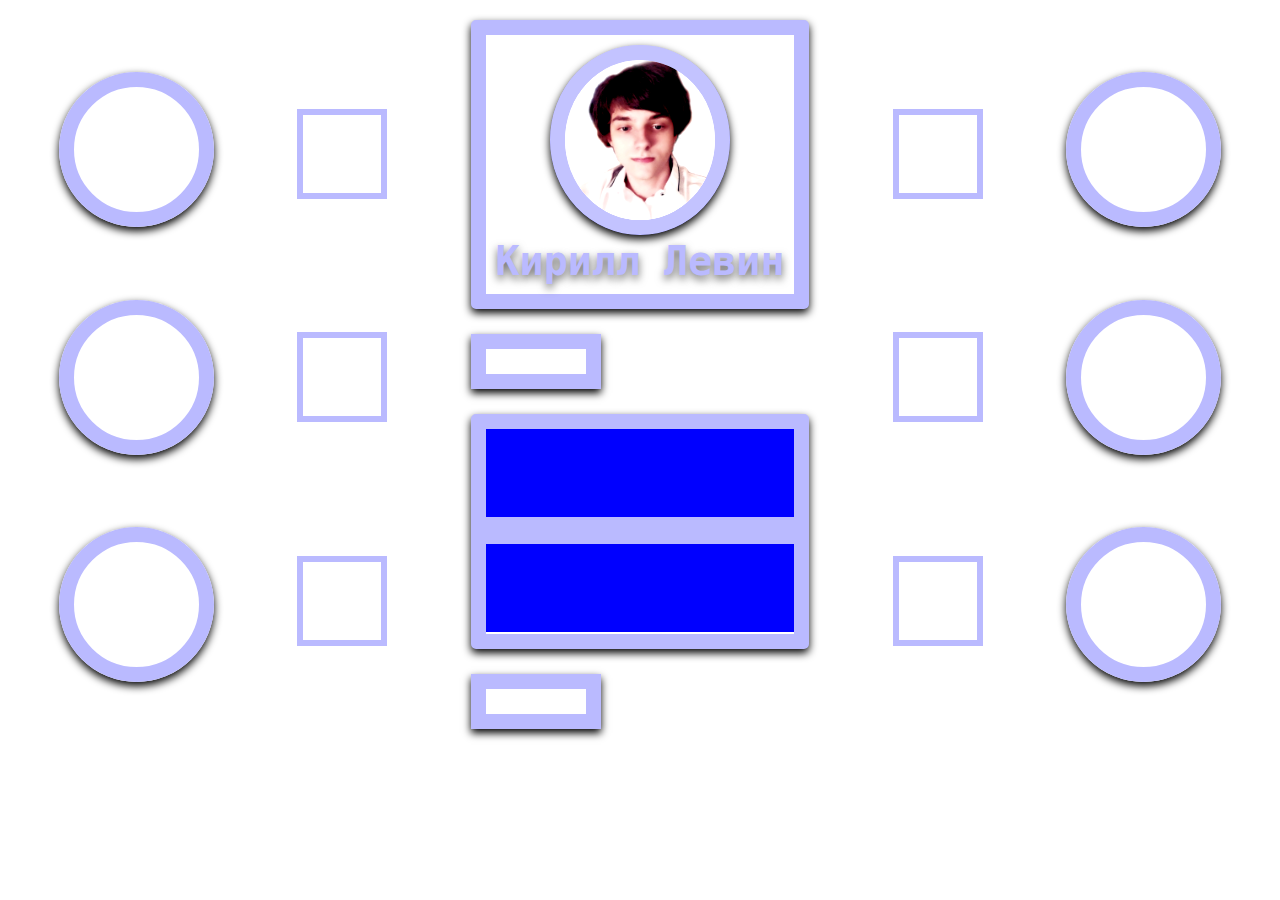
<file: card/index.html>
<!DOCTYPE html>
<html lang="ru">
  <head>
    <meta charset="utf-8">
    <meta name="viewport" content="width=device-width, initial-scale=1.0, user-scalable=0">
    <link rel="stylesheet" href="cube.css">
    <link rel="stylesheet" href="style.css">
    <link rel="icon" href="photo.png">
    <title>Кирилл Левин</title>
  </head>
  <body>
    <div class="container">
      <aside class="aside aside_extreme">
        <div class="circle"></div>
        <div class="circle"></div>
        <div class="circle"></div>
      </aside>
      <aside class="aside aside_near">
        <div class="cube">
          <div class="cube__side cube__side_number_1"></div>
          <div class="cube__side cube__side_number_2"></div>
          <div class="cube__side cube__side_number_3"></div>
          <div class="cube__side cube__side_number_4"></div>
          <div class="cube__side cube__side_number_5"></div>
          <div class="cube__side cube__side_number_6"></div>
        </div>
        <div class="cube">
          <div class="cube__side cube__side_number_1"></div>
          <div class="cube__side cube__side_number_2"></div>
          <div class="cube__side cube__side_number_3"></div>
          <div class="cube__side cube__side_number_4"></div>
          <div class="cube__side cube__side_number_5"></div>
          <div class="cube__side cube__side_number_6"></div>
        </div>
        <div class="cube">
          <div class="cube__side cube__side_number_1"></div>
          <div class="cube__side cube__side_number_2"></div>
          <div class="cube__side cube__side_number_3"></div>
          <div class="cube__side cube__side_number_4"></div>
          <div class="cube__side cube__side_number_5"></div>
          <div class="cube__side cube__side_number_6"></div>
        </div>
      </aside>
      <div>
        <main class="main">
          <img class="photo" src="photo.png" alt="Кирилл Левин">
          <h1 class="name">Кирилл Левин</h1>
        </main>
        <div class="platform platform_number_1"></div>
        <footer class="footer">
          <ul class="footer__list">
            <li class="footer__item">HTML</li>
            <li class="footer__item">CSS</li>
            <li class="footer__item"></li>
            <li class="footer__item"></li>
            <li class="footer__item"></li>
            <li class="footer__item"></li>
            <li class="footer__item"></li>
            <li class="footer__item"></li>
            <li class="footer__item"></li>
            <li class="footer__item"></li>
          </ul>
        </footer>
        <div class="platform platform_number_2"></div>
      </div>
      <aside class="aside aside_near">
        <div class="cube">
          <div class="cube__side cube__side_number_1"></div>
          <div class="cube__side cube__side_number_2"></div>
          <div class="cube__side cube__side_number_3"></div>
          <div class="cube__side cube__side_number_4"></div>
          <div class="cube__side cube__side_number_5"></div>
          <div class="cube__side cube__side_number_6"></div>
        </div>
        <div class="cube">
          <div class="cube__side cube__side_number_1"></div>
          <div class="cube__side cube__side_number_2"></div>
          <div class="cube__side cube__side_number_3"></div>
          <div class="cube__side cube__side_number_4"></div>
          <div class="cube__side cube__side_number_5"></div>
          <div class="cube__side cube__side_number_6"></div>
        </div>
        <div class="cube">
          <div class="cube__side cube__side_number_1"></div>
          <div class="cube__side cube__side_number_2"></div>
          <div class="cube__side cube__side_number_3"></div>
          <div class="cube__side cube__side_number_4"></div>
          <div class="cube__side cube__side_number_5"></div>
          <div class="cube__side cube__side_number_6"></div>
        </div>
      </aside>
      <aside class="aside aside_extreme">
        <div class="circle"></div>
        <div class="circle"></div>
        <div class="circle"></div>
      </aside>
    </div>
  </body>
</html>
</file>
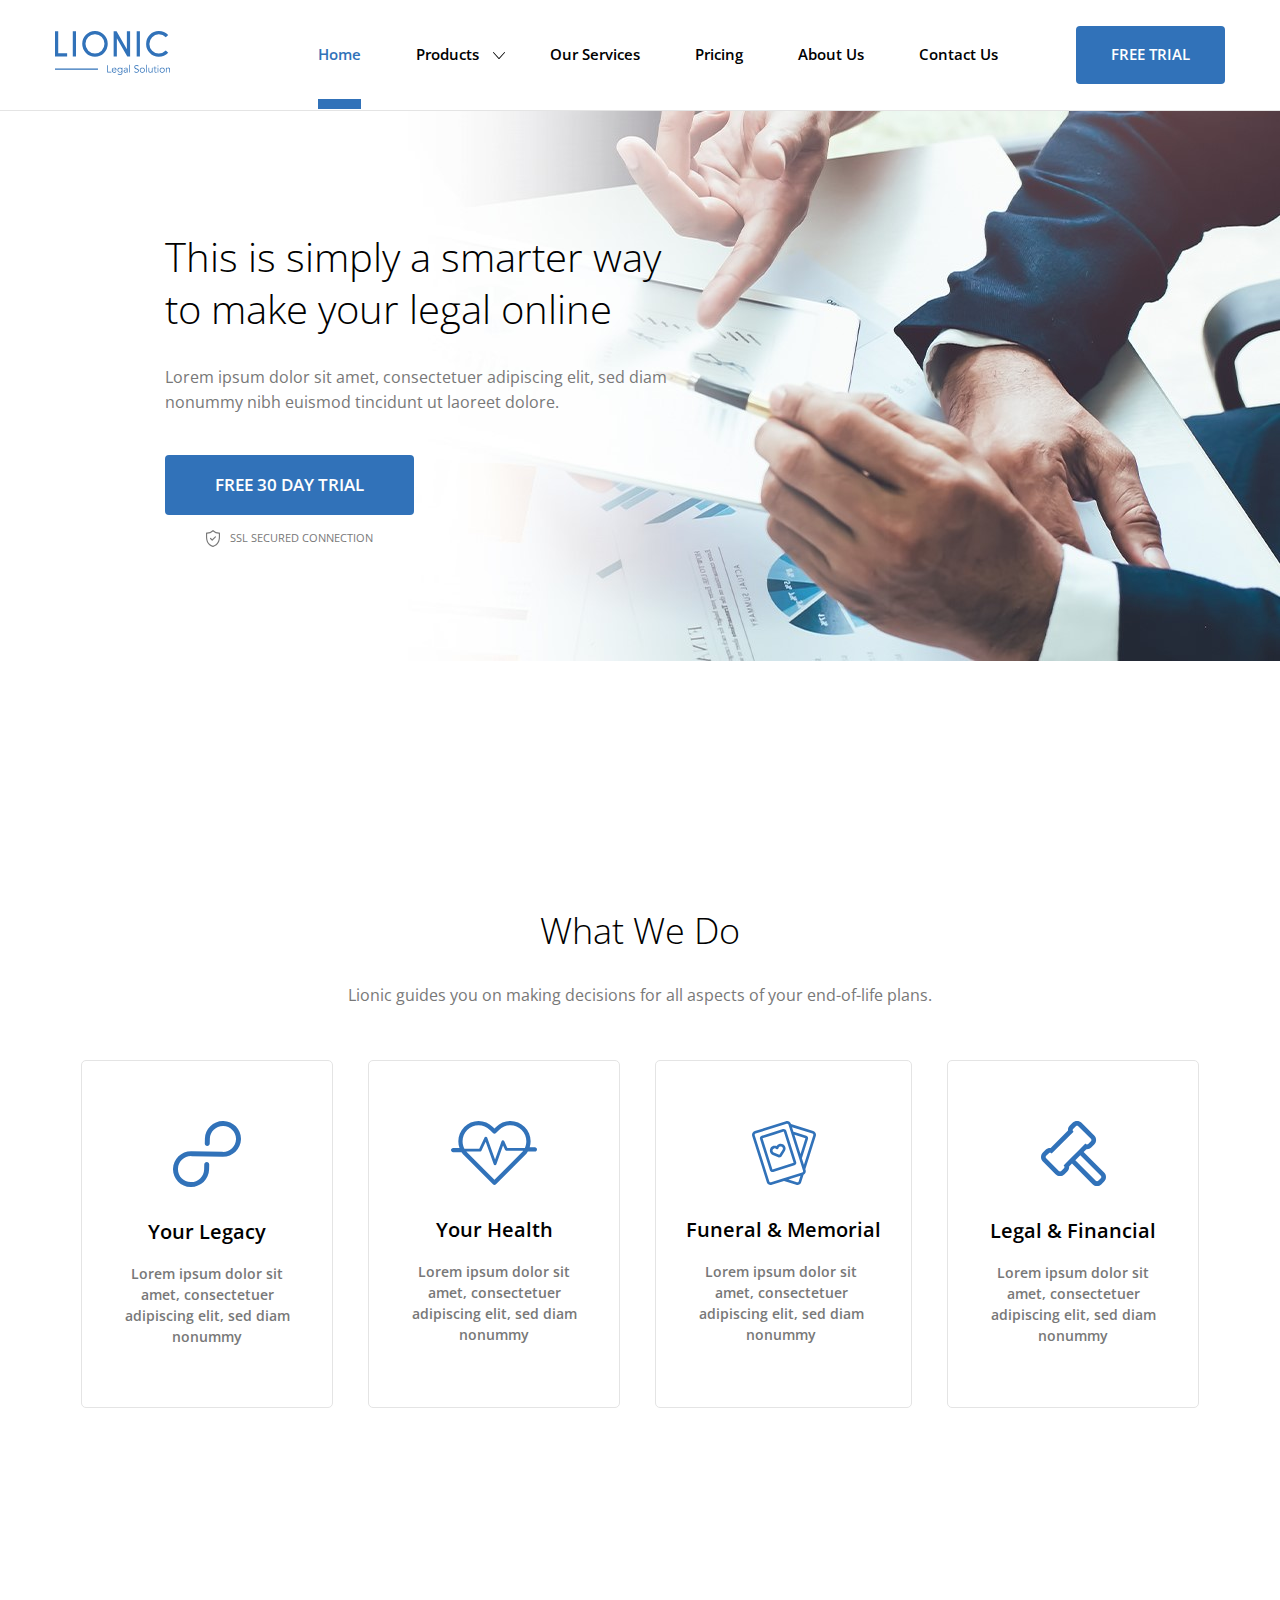
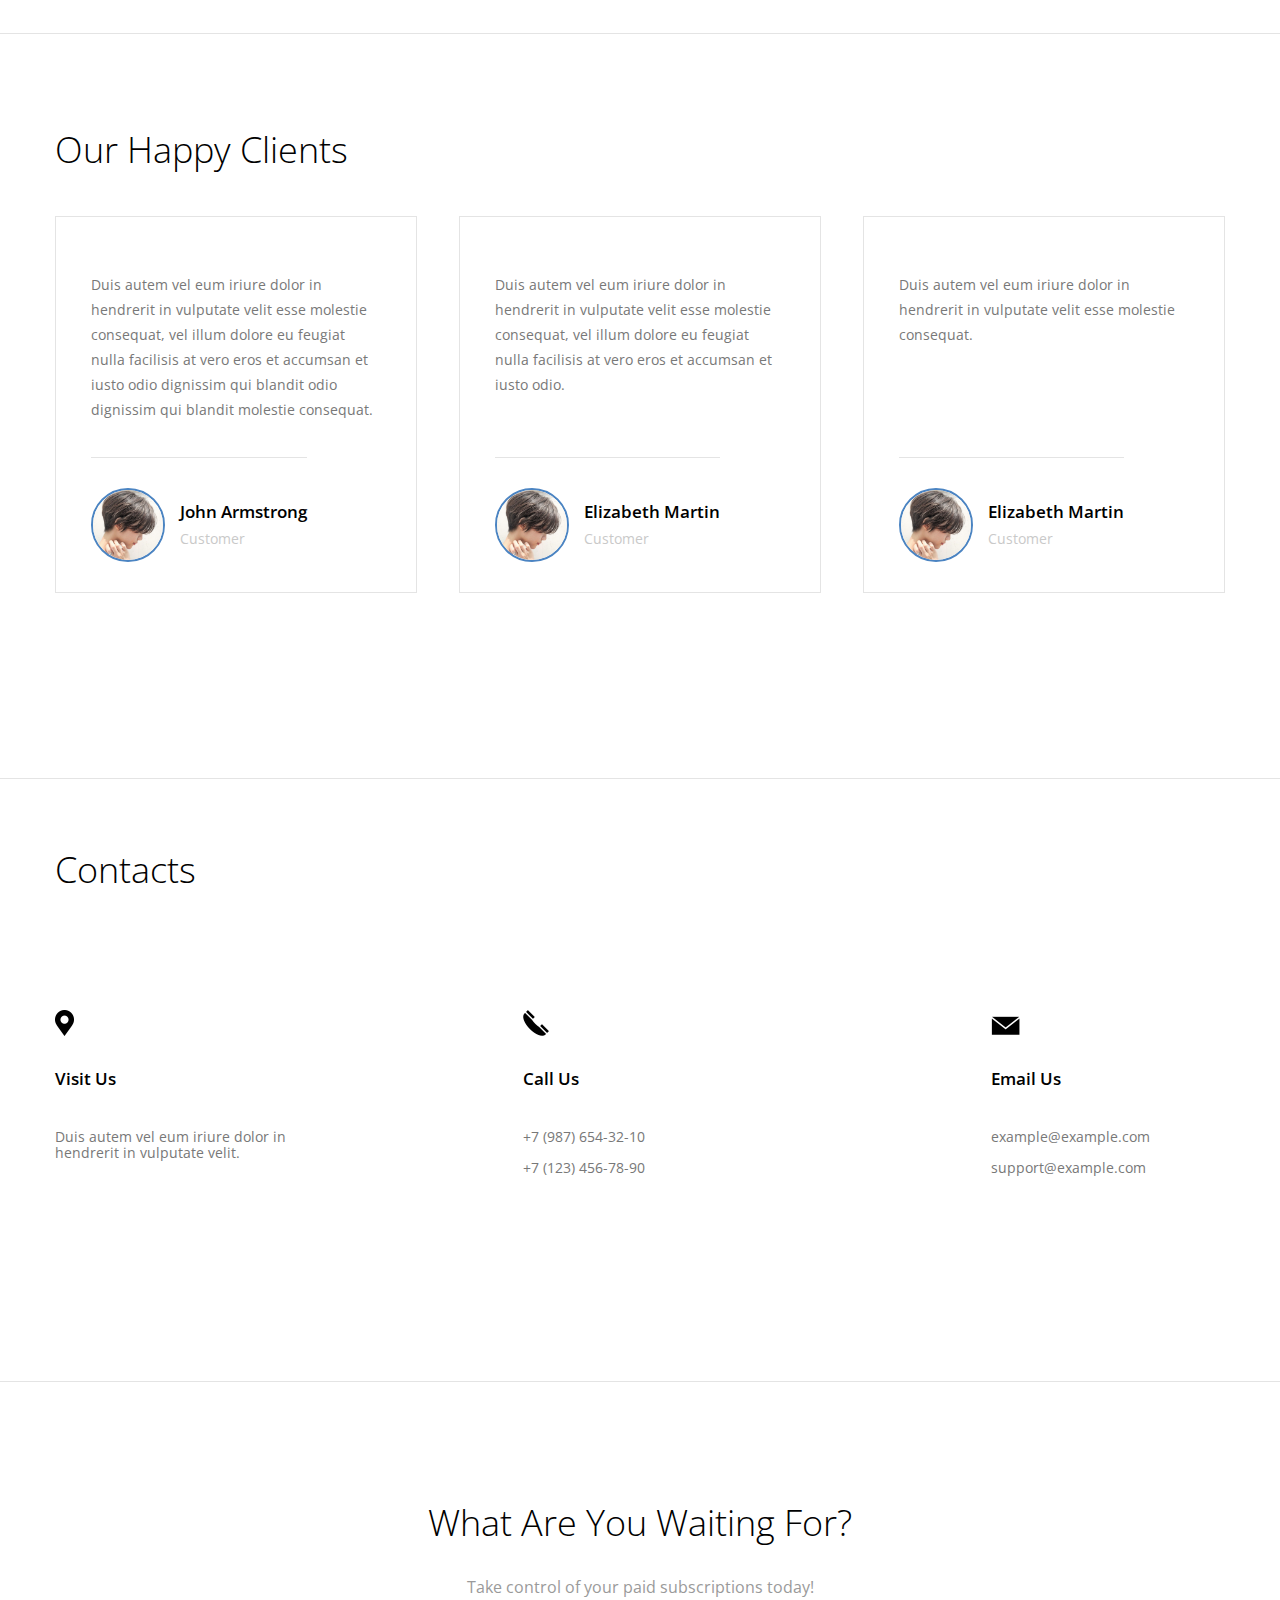
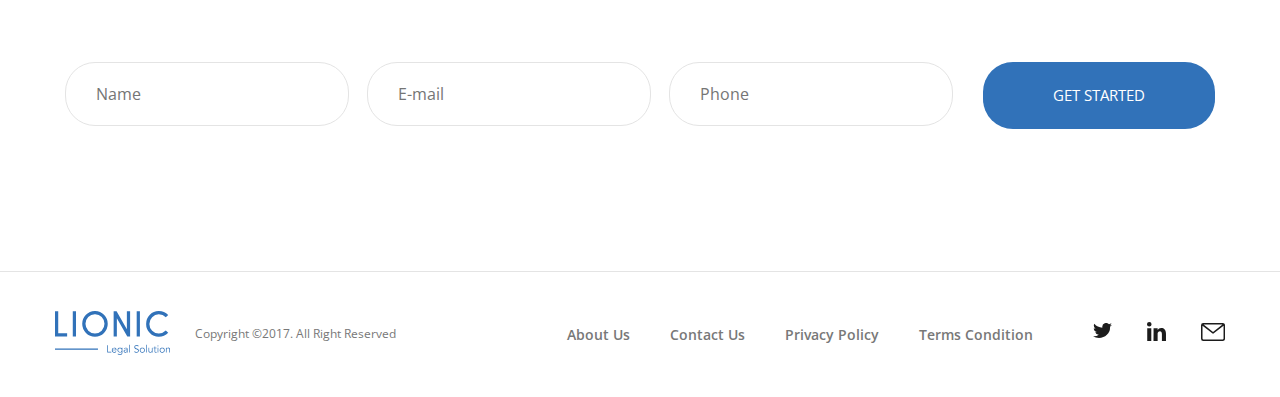
<file: lionic/index.html>
<!DOCTYPE html>
<html lang="ru">
<head>
  <meta charset="UTF-8">
  <meta name="keywords" content="lionic">
  <meta name="description" content="lionic">
  <meta name="viewport" content="width=device-width, initial-scale=1.0, maximum-scale=1.0, user-scalable=0">
  <link rel="stylesheet" href="css/normalize.css">
  <link rel="stylesheet" href="css/fonts.css">
  <link rel="stylesheet" href="css/style.css">
  <link rel="icon" href="img/logo.svg">
  <title>Lionic Legal Solution</title>
</head>
<body>
  <header class="header">
    <div class="container header__container">
      <a href="" class="header__logo-link">
        <img src="img/logo.svg" alt="logo">
      </a>
      <nav class="header__nav">
        <ul class="header__list">
          <li class="header__item"><a class="header__link header__link_active" href="">Home</a></li>
          <li class="header__item">
            <a class="header__link" href="">Products</a>
            <span class="header__arrow"></span>
          </li>
          <li class="header__item"><a class="header__link" href="">Our Services</a></li>
          <li class="header__item"><a class="header__link" href="">Pricing</a></li>
          <li class="header__item"><a class="header__link" href="">About Us</a></li>
          <li class="header__item"><a class="header__link" href="">Contact Us</a></li>
        </ul>
      </nav>
      <a href="" class="button">FREE TRIAL</a>
    </div>
  </header>

  <main>
    <section class="section-hero">
      <div class="container section-hero__container">
        <h1 class="section-hero__heading">This is simply a smarter way to make your legal online</h1>
        <p class="section-hero__description">Lorem ipsum dolor sit amet, consectetuer adipiscing elit, sed diam nonummy nibh euismod tincidunt ut laoreet dolore.</p>
        <div class="section-hero__button-content">
          <a href="" class="button section-hero__button">FREE 30 DAY TRIAL</a>
          <div class="section-hero__button-description">
            <span class="section-hero__button-icon"></span>
            SSL SECURED CONNECTION
          </div>
        </div>
      </div>
    </section>

    <section class="section-do">
      <div class="container">
        <h2 class="heading section-do__heading">What We Do</h2>
        <p class="section-do__description">Lionic guides you on making decisions for all aspects of your end-of-life plans.</p>
        <ul class="section-do__list">
          <li class="section-do__item">
            <a href="" class="section-do__link" target="_blank">
              <svg class="section-do__item-icon" xmlns="http://www.w3.org/2000/svg" xmlns:xlink="http://www.w3.org/1999/xlink" width="68px" height="66px"> <path fill-rule="evenodd"  fill="rgb(49, 114, 185)" d="M50.393,0.004 C40.438,-0.212 32.146,7.638 31.900,17.512 L31.776,22.483 C31.742,23.839 32.833,24.973 34.200,25.002 C35.567,25.032 36.713,23.947 36.746,22.591 L36.871,17.620 C37.049,10.471 43.062,4.778 50.270,4.934 C57.478,5.091 63.201,11.038 63.023,18.187 C62.844,25.335 56.831,31.029 49.623,30.872 L18.500,30.197 C8.545,29.981 0.253,37.831 0.007,47.705 C-0.240,57.579 7.651,65.780 17.607,65.996 C27.562,66.211 35.854,58.362 36.100,48.488 L36.223,43.572 C36.257,42.215 35.166,41.082 33.799,41.053 C32.432,41.023 31.286,42.108 31.252,43.464 L31.129,48.380 C30.951,55.529 24.938,61.222 17.730,61.066 C10.522,60.909 4.799,54.962 4.977,47.813 C5.156,40.664 11.169,34.971 18.377,35.127 L49.500,35.802 C59.456,36.018 67.747,28.169 67.994,18.295 C68.240,8.421 60.349,0.220 50.393,0.004 Z"/></svg>
              <div class="section-do__item-heading">Your Legacy</div>
              <p class="section-do__item-description">Lorem ipsum dolor sit amet, consectetuer adipiscing elit, sed diam nonummy</p>
            </a>
          </li>
          <li class="section-do__item">
            <a href="" class="section-do__link" target="_blank">
              <svg class="section-do__item-icon" xmlns="http://www.w3.org/2000/svg" xmlns:xlink="http://www.w3.org/1999/xlink" width="86px" height="64px"><path fill-rule="evenodd"  fill="rgb(49, 114, 185)" d="M83.868,30.541 L77.471,30.541 C77.264,30.541 77.069,30.503 76.880,30.448 C76.008,31.946 74.950,33.348 73.693,34.606 L44.972,63.374 C44.554,63.791 44.009,64.000 43.463,64.000 C42.917,64.000 42.372,63.791 41.955,63.374 L13.233,34.606 C12.174,33.545 11.268,32.390 10.494,31.175 C10.319,31.221 10.139,31.254 9.950,31.254 L2.132,31.254 C0.955,31.254 0.000,30.298 0.000,29.118 C0.000,27.938 0.955,26.982 2.132,26.982 L8.472,26.982 C5.987,19.859 7.558,11.620 13.233,5.938 C17.055,2.109 22.138,0.000 27.544,0.000 C32.950,0.000 38.033,2.109 41.856,5.938 L43.463,7.547 L45.070,5.938 C48.893,2.109 53.975,0.000 59.382,0.000 C64.788,0.000 69.871,2.109 73.693,5.938 C77.517,9.766 79.622,14.857 79.622,20.272 C79.622,22.336 79.311,24.352 78.721,26.270 L83.868,26.270 C85.045,26.270 86.000,27.227 86.000,28.406 C86.000,29.586 85.045,30.541 83.868,30.541 ZM16.248,31.586 L43.463,58.844 L70.678,31.586 C71.230,31.033 71.716,30.439 72.170,29.830 L55.736,29.830 C55.179,29.830 54.373,29.573 54.143,29.064 L52.046,24.443 L45.404,43.189 C45.204,43.755 44.670,44.135 44.069,44.136 C44.069,44.136 44.068,44.136 44.066,44.136 C43.467,44.136 42.933,43.760 42.729,43.197 L34.653,20.798 L30.426,29.794 C30.192,30.292 29.990,30.541 29.439,30.541 L15.306,30.541 C15.605,30.898 15.913,31.250 16.248,31.586 ZM70.678,8.957 C67.661,5.936 63.649,4.271 59.381,4.271 C55.114,4.271 51.102,5.936 48.085,8.957 L44.970,12.077 C44.137,12.911 42.788,12.911 41.955,12.077 L38.841,8.957 C35.823,5.936 31.811,4.271 27.544,4.271 C23.277,4.271 19.265,5.936 16.248,8.957 C11.174,14.040 10.236,21.718 13.429,27.763 L28.237,27.763 L33.539,16.479 C33.784,15.958 34.278,15.634 34.892,15.663 C35.466,15.690 35.967,16.061 36.162,16.601 L44.053,38.487 L50.543,20.168 C50.736,19.621 51.242,19.247 51.822,19.222 C52.415,19.205 52.937,19.527 53.176,20.056 L56.352,27.051 L73.832,27.051 C76.596,21.124 75.557,13.844 70.678,8.957 Z"/></svg>
              <div class="section-do__item-heading">Your Health</div>
              <p class="section-do__item-description">Lorem ipsum dolor sit amet, consectetuer adipiscing elit, sed diam nonummy</p>
            </a>
          </li>
          <li class="section-do__item">
            <a href="" class="section-do__link" target="_blank">
              <svg  class="section-do__item-icon" xmlns="http://www.w3.org/2000/svg" xmlns:xlink="http://www.w3.org/1999/xlink" width="64px" height="64px"><path fill-rule="evenodd"  fill="rgb(49, 114, 185)" d="M63.810,15.073 L53.332,48.146 L53.579,48.926 C53.902,49.944 53.809,51.028 53.317,51.976 C52.924,52.732 52.316,53.329 51.570,53.704 C51.567,53.715 51.565,53.726 51.561,53.737 L49.194,61.208 C48.655,62.910 47.076,64.000 45.379,64.000 C44.979,64.000 44.574,63.939 44.173,63.813 L32.000,59.957 L19.826,63.813 C19.426,63.939 19.020,64.000 18.621,64.000 C16.924,64.000 15.345,62.910 14.805,61.207 L0.189,15.074 C-0.133,14.055 -0.040,12.972 0.452,12.023 C0.944,11.075 1.776,10.375 2.795,10.052 L33.943,0.187 C36.045,-0.479 38.297,0.690 38.963,2.792 L39.040,3.034 C39.049,3.036 39.058,3.037 39.066,3.040 L61.205,10.053 C62.224,10.375 63.056,11.075 63.548,12.023 C64.040,12.972 64.133,14.055 63.810,15.073 ZM44.978,61.270 C45.680,61.493 46.431,61.103 46.653,60.402 L48.444,54.749 L36.416,58.558 L44.978,61.270 ZM36.421,3.598 C36.199,2.897 35.449,2.507 34.748,2.729 L34.748,2.729 L3.600,12.595 C3.260,12.702 2.983,12.935 2.819,13.252 C2.655,13.568 2.624,13.929 2.731,14.269 L17.347,60.402 C17.569,61.103 18.320,61.493 19.021,61.271 L31.560,57.299 C31.589,57.289 31.617,57.280 31.646,57.272 L50.169,51.405 C50.508,51.298 50.786,51.064 50.950,50.748 C51.114,50.432 51.145,50.071 51.037,49.731 L36.421,3.598 ZM48.497,32.884 L53.446,17.264 L42.445,13.780 L48.497,32.884 ZM61.181,13.251 C61.017,12.935 60.740,12.702 60.400,12.595 L40.024,6.141 L41.470,10.702 C41.558,10.712 41.646,10.730 41.733,10.758 L54.251,14.723 C54.930,14.938 55.484,15.405 55.812,16.036 C56.140,16.669 56.203,17.391 55.988,18.070 L49.896,37.298 L51.934,43.732 L61.269,14.268 C61.376,13.928 61.345,13.568 61.181,13.251 ZM42.436,44.280 L21.240,50.994 C20.974,51.078 20.703,51.118 20.437,51.118 C19.305,51.118 18.252,50.391 17.893,49.257 L8.012,18.070 C7.797,17.391 7.859,16.669 8.188,16.036 C8.516,15.404 9.070,14.938 9.749,14.723 L30.945,8.009 C32.347,7.565 33.849,8.344 34.293,9.746 L44.173,40.933 C44.388,41.612 44.326,42.334 43.998,42.966 C43.670,43.598 43.115,44.065 42.436,44.280 ZM31.751,10.552 L21.979,13.646 L10.554,17.265 L20.435,48.451 L41.631,41.738 L31.751,10.552 ZM18.110,31.056 C17.712,29.802 17.827,28.468 18.433,27.301 C19.039,26.133 20.063,25.272 21.317,24.874 C22.393,24.533 23.548,24.582 24.579,24.978 C25.194,24.060 26.110,23.355 27.186,23.014 C28.440,22.617 29.774,22.731 30.941,23.337 C32.109,23.943 32.971,24.967 33.368,26.221 C33.783,27.532 33.597,28.948 32.855,30.106 L29.642,35.127 C29.296,35.668 28.768,36.072 28.156,36.267 C27.886,36.352 27.606,36.395 27.325,36.395 C26.971,36.395 26.617,36.327 26.285,36.191 L20.766,33.937 C19.493,33.416 18.525,32.367 18.110,31.056 ZM20.652,30.251 C20.827,30.804 21.237,31.248 21.775,31.468 L27.293,33.722 C27.312,33.730 27.332,33.731 27.351,33.724 C27.369,33.719 27.385,33.706 27.396,33.690 L30.609,28.668 C30.923,28.178 31.002,27.580 30.826,27.026 C30.644,26.452 30.249,25.982 29.713,25.704 C29.178,25.426 28.567,25.374 27.991,25.556 C27.230,25.798 26.663,26.406 26.477,27.185 C26.368,27.640 26.028,28.004 25.583,28.146 C25.137,28.287 24.650,28.184 24.299,27.876 C23.877,27.504 23.351,27.309 22.811,27.309 C22.581,27.309 22.350,27.344 22.122,27.416 C21.547,27.598 21.078,27.993 20.800,28.529 C20.522,29.064 20.469,29.676 20.652,30.251 Z"/></svg>
              <div class="section-do__item-heading">Funeral & Memorial</div>
              <p class="section-do__item-description">Lorem ipsum dolor sit amet, consectetuer adipiscing elit, sed diam nonummy</p>
            </a>
          </li>
          </a>
          <li class="section-do__item">
            <a href="" class="section-do__link" target="_blank">
              <svg class="section-do__item-icon" xmlns="http://www.w3.org/2000/svg" xmlns:xlink="http://www.w3.org/1999/xlink" width="65px" height="65px"><path fill-rule="evenodd"  fill="rgb(49, 114, 185)" d="M42.613,30.990 L45.475,28.128 C45.644,28.141 45.815,28.148 45.986,28.148 C47.692,28.148 49.296,27.484 50.502,26.278 L53.227,23.553 C55.717,21.063 55.717,17.012 53.227,14.522 L40.574,1.871 C39.368,0.664 37.764,-0.000 36.058,-0.000 C34.352,-0.000 32.748,0.664 31.542,1.870 L28.817,4.595 C27.443,5.969 26.827,7.819 26.969,9.619 L9.617,26.969 C9.448,26.955 9.278,26.949 9.106,26.949 C7.401,26.949 5.797,27.613 4.591,28.819 L1.865,31.544 C-0.625,34.034 -0.625,38.085 1.865,40.575 L14.519,53.227 C15.725,54.433 17.329,55.097 19.034,55.097 C20.740,55.097 22.344,54.433 23.550,53.227 L26.276,50.502 C27.482,49.295 28.146,47.692 28.146,45.986 C28.146,45.815 28.139,45.644 28.126,45.475 L30.988,42.613 L51.507,63.130 C52.713,64.336 54.317,65.000 56.023,65.000 C57.729,65.000 59.332,64.336 60.539,63.130 L63.131,60.537 C65.621,58.047 65.621,53.996 63.131,51.506 L42.613,30.990 ZM27.703,39.244 L22.548,44.398 L22.948,44.798 C23.604,45.454 23.604,46.518 22.948,47.175 L20.223,49.900 C19.895,50.228 19.465,50.392 19.034,50.392 C18.604,50.392 18.174,50.228 17.846,49.900 L5.193,37.247 C4.536,36.591 4.536,35.527 5.193,34.871 L7.918,32.146 C8.246,31.818 8.676,31.654 9.106,31.654 C9.536,31.654 9.967,31.818 10.295,32.146 L10.695,32.546 L32.544,10.699 L32.144,10.299 C31.488,9.642 31.488,8.578 32.144,7.922 L34.870,5.197 C35.198,4.869 35.628,4.705 36.058,4.705 C36.488,4.705 36.918,4.869 37.246,5.197 L49.900,17.850 C50.556,18.506 50.556,19.569 49.900,20.226 L47.175,22.951 C46.846,23.279 46.416,23.443 45.986,23.443 C45.556,23.443 45.126,23.279 44.798,22.951 L44.398,22.551 L39.243,27.706 L35.783,31.165 L31.164,35.784 L27.703,39.244 ZM59.804,57.210 L57.211,59.803 C56.883,60.131 56.453,60.295 56.023,60.295 C55.593,60.295 55.163,60.131 54.834,59.803 L34.316,39.286 L39.285,34.317 L59.804,54.834 C60.460,55.490 60.460,56.554 59.804,57.210 Z"/></svg>
              <div class="section-do__item-heading">Legal & Financial</div>
              <p class="section-do__item-description">Lorem ipsum dolor sit amet, consectetuer adipiscing elit, sed diam nonummy</p>
            </a>
          </li>
          </a>
        </ul>
      </div>
    </section>

    <section class="section-clients">
      <div class="container section-clients__container">
        <h2 class="heading section-clients__heading">Our Happy Clients</h2>
        <ul class="section-clients__list">
          <li class="section-clients__item">
            <p class="section-clients__item-description">Duis autem vel eum iriure dolor in hendrerit in vulputate velit esse molestie consequat, vel illum dolore eu feugiat nulla facilisis at vero eros et accumsan et iusto odio dignissim qui blandit odio dignissim qui blandit molestie consequat.</p>
            <div class="section-clients__user-content">
              <img src="img/user-photo.jpg" class="section-clients__user-photo" alt="user">
              <div class="section-clients__user-info">
                <div class="section-clients__user-name">John Armstrong</div>
                <div class="section-clients__user-description">Customer</div>
              </div>
            </div>
          </li>
          <li class="section-clients__item">
            <p class="section-clients__item-description">Duis autem vel eum iriure dolor in hendrerit in vulputate velit esse molestie consequat, vel illum dolore eu feugiat nulla facilisis at vero eros et accumsan et iusto odio.</p>
            <div class="section-clients__user-content">
              <img src="img/user-photo.jpg" class="section-clients__user-photo" alt="user">
              <div class="section-clients__user-info">
                <div class="section-clients__user-name">Elizabeth Martin</div>
                <div class="section-clients__user-description">Customer</div>
              </div>
            </div>
          </li>
          <li class="section-clients__item">
            <p class="section-clients__item-description">Duis autem vel eum iriure dolor in hendrerit in vulputate velit esse molestie consequat.</p>
            <div class="section-clients__user-content">
              <img src="img/user-photo.jpg" class="section-clients__user-photo" alt="user">
              <div class="section-clients__user-info">
                <div class="section-clients__user-name">Elizabeth Martin</div>
                <div class="section-clients__user-description">Customer</div>
              </div>
            </div>
          </li>
        </ul>
      </div>
    </section>

    <section class="section-contacts">
      <div class="container section-contacts__container">
        <h2 class="heading section-contacts__heading">Contacts</h2>
        <ul class="section-contacts__list">
          <li class="section-contacts__item">
            <span class="section-contacts__icon section-contacts__icon_number_1"></span>
            <div class="section-contacts__subheading">Visit Us</div>
            <p class="section-contacts__info">Duis autem vel eum iriure dolor in hendrerit in vulputate velit.</p>
          </li>
          <li class="section-contacts__item">
            <span class="section-contacts__icon section-contacts__icon_number_2"></span>
            <div class="section-contacts__subheading">Call Us</div>
            <a href="tel:+79876543210">
              <p class="section-contacts__info">+7 (987) 654-32-10</p>
            </a>
            <a href="tel:+71234567890">
              <p class="section-contacts__info">+7 (123) 456-78-90</p>
            </a>
          </li>
          <li class="section-contacts__item">
            <span class="section-contacts__icon section-contacts__icon_number_3"></span>
            <div class="section-contacts__subheading">Email Us</div>
            <a href="mailto:example@example.com">
              <p class="section-contacts__info">example@example.com</p>
            </a>
            <a href="mailto:support@example.com">
              <p class="section-contacts__info">support@example.com</p>
            </a>
          </li>
        </ul>
      </div>
    </section>

    <section class="section-form">
      <h2 class="heading section-form__heading">What Are You Waiting For?</h2>
      <p class="section-form__description">Take control of your paid subscriptions today!</p>
      <form action="" method="post">
        <ul class="section-form__list">
          <li class="section-form__item"><input type="text" name="name" class="section-form__input" placeholder="Name"></li>
          <li class="section-form__item"><input type="email" name="email" class="section-form__input" placeholder="E-mail"></li>
          <li class="section-form__item"><input type="tel" name="phone" class="section-form__input" placeholder="Phone"></li>
          <li><button class="button section-form__button" type="submit">GET STARTED</button></li>
        </ul>
      </form>
    </section>
  </main>

  <footer class="footer">
    <div class="container footer__container">
      <div class="footer-left">
        <a href="" class="footer__logo-link">
          <img src="img/logo.svg" alt="logo">
        </a>
        <span class="footer__copyright">Copyright ©2017. All Right Reserved</span>
      </div>
      <div class="footer-right">
        <nav class="footer__nav">
          <ul class="footer__nav-list">
            <li class="footer__nav-item"><a href="" class="footer__nav-link">About Us</a></li>
            <li class="footer__nav-item"><a href="" class="footer__nav-link">Contact Us</a></li>
            <li class="footer__nav-item"><a href="" class="footer__nav-link">Privacy Policy</a></li>
            <li class="footer__nav-item"><a href="" class="footer__nav-link">Terms Condition</a></li>
          </ul>
        </nav>
        <ul class="footer__socials-list">
          <li class="footer__socials-item"><a href="" target="_blank"><span class="footer__socials-icon footer__socials-icon_number_1"></span></a></li>
          <li class="footer__socials-item"><a href="" target="_blank"><span class="footer__socials-icon footer__socials-icon_number_2"></span></a></li>
          <li class="footer__socials-item"><a href="" target="_blank"><span class="footer__socials-icon footer__socials-icon_number_3"></span></a></li>
        </ul>
      </div>
    </div>
  </footer>
</body>
</html>
</file>
<file: card/cube.css>
/* Author: Kirill Levin */

/* <div class="cube">
    <div class="cube__side cube__side_number_1"></div>
    <div class="cube__side cube__side_number_2"></div>
    <div class="cube__side cube__side_number_3"></div>
    <div class="cube__side cube__side_number_4"></div>
    <div class="cube__side cube__side_number_5"></div>
    <div class="cube__side cube__side_number_6"></div>
  </div> */

:root {
  --cube-size: 140px;
  --cube-side-size: 90px;
  --cube-border-size: 6px;
  --cube-rotation-time: 3s;
  --cube-side-color: white;
  --cube-border-color: rgb(186, 186, 255);
}

.cube {
  margin-top: calc((var(--cube-size) - var(--cube-side-size))/2);
  margin-left: calc((var(--cube-size) - var(--cube-side-size))/2);
  width: calc(var(--cube-side-size) + (var(--cube-size) - var(--cube-side-size))/2);
  height: calc(var(--cube-side-size) + (var(--cube-size) - var(--cube-side-size))/2);
  transform-style: preserve-3d;
  animation: rotate var(--cube-rotation-time) linear 0s infinite;
  transform-origin: calc(var(--cube-side-size)/2) calc(var(--cube-side-size)/2) calc(var(--cube-size)/2);
}

.cube__side {
  width: var(--cube-side-size);
  height: var(--cube-side-size);
  background-color: var(--cube-side-color);
  border: var(--cube-border-size) solid var(--cube-border-color);
  position: absolute;
  box-sizing: border-box;
}

.cube__side_number_1 {
  transform: rotateX(0deg) rotateY(0deg) rotateZ(0deg) translate3d(0px, 0px, 0px);
}

.cube__side_number_2 {
  transform: rotateX(90deg) rotateY(0deg) rotateZ(0deg) translate3d(0px, calc(var(--cube-size)/2), calc(var(--cube-size)/2));
}

.cube__side_number_3 {
  transform: rotateX(90deg) rotateY(90deg) rotateZ(0deg) translate3d(0px, calc(var(--cube-size)/2), calc(var(--cube-size)/2));
}

.cube__side_number_4 {
  transform: rotateX(90deg) rotateY(-90deg) rotateZ(0deg) translate3d(0px, calc(var(--cube-size)/2), calc(var(--cube-size)/2));
}

.cube__side_number_5 {
  transform: rotateX(90deg) rotateY(-180deg) rotateZ(0deg) translate3d(0px, calc(var(--cube-size)/2), calc(var(--cube-size)/2));
}

.cube__side_number_6 {
  transform: rotateX(0deg) rotateY(0deg) rotateZ(0deg) translate3d(0px, 0px, var(--cube-size));
}

@keyframes rotate {
  from {
    transform: rotateX(0deg) rotateY(0deg) rotateZ(0deg);
  }
  to {
    transform: rotateX(360deg) rotateY(360deg) rotateZ(0deg);
  }
}
</file>
<file: card/style.css>
:root {
  --border-color: rgb(186, 186, 255);
}

body {
  margin: 0;
  font-family: monospace;
  color: var(--border-color);
}

.container {
  display: flex;
  justify-content: space-evenly;
}

.main {
  margin-top: 20px;
  background-color: white;
  text-align: center;
  border: 15px solid var(--border-color);
  border-radius: 5px;
  animation: background 2s ease-in-out 0s infinite alternate, appearance 1s ease-in-out;
  box-shadow: 0px 4px 8px black;
  white-space: nowrap;
}

.photo {
  width: 150px;
  border-radius: 50%;
  border: 15px solid var(--border-color);
  background-color: white;
  margin: 10px 10px 0;
  box-shadow: 0px 4px 8px black;
  filter:contrast(115%);
}

.name {
  margin: 0 10px 10px;
  font-size: 40px;
  text-shadow: 0px 4px 8px rgba(0, 0, 0, 0.6);
}

.footer {
  background-color: white;
  border: 15px solid var(--border-color);
  border-radius: 5px;
  animation: background 2s ease-in-out 0s infinite alternate, appearance 1s ease-in-out;
  box-shadow: 0px 4px 8px black;
  position: relative;
  overflow: hidden;
  white-space: nowrap;
}

.footer:before {
  content: '';
  width: 100%;
  height: 43%;
  background-color: blue;
  border-bottom: 15px solid var(--border-color);
  position: absolute;
  transition: transform 0.5s ease-in-out;
}

.footer:after {
  content: '';
  width: 100%;
  height: 43%;
  background-color: blue;
  border-top: 15px solid var(--border-color);
  position: absolute;
  transform: translateY(-105px);
  transition: transform 0.5s ease-in-out;
}

.footer:hover:before {
  transform: translateY(-105px);
}

.footer:hover:after {
  transform: translateY(0);
}

.aside {
  display: flex;
  flex-direction: column;
  justify-content: space-evenly;
}

.circle {
  width: 125px;
  height: 125px;
  border: 15px solid var(--border-color);
  animation: background 2s ease-in-out infinite alternate, appearance 1s ease-in-out;
  border-radius: 50%;
  box-shadow: 0px 4px 8px black;
}

.platform {
  width: 100px;
  height: 25px;
  border: 15px solid var(--border-color);
  box-shadow: 0px 4px 8px black;
  margin-top: 25px;
  margin-bottom: 25px;
}

.platform_number_1 {
  animation: background 2s ease-in-out infinite alternate, appearance 1s ease-in-out, moving 1s linear 0s infinite alternate;
}

.platform_number_2 {
  animation: background 2s ease-in-out infinite alternate, appearance 1s ease-in-out, moving 1s linear 0s infinite alternate-reverse;
}

.footer__list {
  list-style-type: none;
  padding-left: 0;
  margin: 0;
  display: grid;
  grid-template-columns: auto auto;
  margin-left: 10px;
}

.footer__item {
  margin-top: 10px;
  margin-bottom: 10px;
  font-size: 18px;
  font-weight: bold;
  text-shadow: 0px 4px 8px rgba(0, 0, 0, 0.4);
}

.footer__item:before {
  content: '';
  display: inline-block;
  box-sizing: border-box;
  width: 15px;
  height: 15px;
  background-color: blue;
  border-radius: 50%;
  border: 4px solid white;
  margin-right: 10px;
  box-shadow: 0px 4px 8px rgba(0, 0, 0, 0.6);
}

.cube__side {
  animation: background 2s ease-in-out infinite alternate;
}

/* Animation */

@keyframes background {
  to {
    background-color: blue;
  }
}

@keyframes appearance {
  from {
    transform: scale(0);
    opacity: 0;
  }
  to {
    transform: scale(1) rotate(360deg);
    opacity: 1;
  }
}

@keyframes moving {
  to {
    transform: translateX(185px);
  }
}

/* Adaptation */

@media (max-width: 1040px) {
  .aside_extreme {
    display: none;
  }
}

@media (max-width: 715px) {
  .aside_near {
    display: none;
  }
}
</file>
<file: lionic/css/fonts.css>
@font-face {
  font-family: 'Open Sans';
  font-weight: 300;
  src:
  url(../fonts/open-sans-v34-latin_cyrillic-300.woff) format('woff2'),
  url(../fonts/open-sans-v34-latin_cyrillic-300.woff2) format('woff');
}

@font-face {
  font-family: 'Open Sans';
  font-weight: 400;
  src:
  url(../fonts/open-sans-v34-latin_cyrillic-regular.woff) format('woff2'),
  url(../fonts/open-sans-v34-latin_cyrillic-regular.woff2) format('woff');
}

@font-face {
  font-family: 'Open Sans';
  font-weight: 600;
  src:
  url(../fonts/open-sans-v34-latin_cyrillic-600.woff) format('woff2'),
  url(../fonts/open-sans-v34-latin_cyrillic-600.woff2) format('woff');
}
</file>
<file: lionic/css/style.css>
/* General */

body {
  font-family: 'Open Sans';
}

.button {
  background-color: #3172b9;
  border-radius: 4px;
  color: white;
  display: inline-block;
  cursor: pointer;
  padding: 20px 35px;
  font-size: 15px;
  transition: background-color 0.2s ease-in-out;
}

.button:hover {
  background-color: #29629e;
}

.button:active {
  background-color: #204d7d;
  transform: translateY(1px);
}

a {
  text-decoration: none;
  color: black;
  font-weight: 600;
}

ul {
  margin: 0;
  padding: 0;
  list-style: none;
}

.container {
  max-width: 1170px;
  margin-left: auto;
  margin-right: auto;
  padding-left: 15px;
  padding-right: 15px;
}

.heading {
  font-size: 36px;
  font-weight: 300;
  margin-top: 0;
}

/* Header */

.header {
  height: 110px;
  border-bottom: 1px solid #e4e4e4;
}

.header__arrow {
  display: inline-block;
  width: 12px;
  height: 7px;
  background-image: url(../img/arrow.svg);
  margin-left: 10px;
  vertical-align: 1px;
}

.header__container {
  display: flex;
  height: 100%;
  align-items: center;
  justify-content: space-between;
}

.header__list {
  display: flex;
}

.header__item {
  font-size: 15px;
}

.header__item:not(:last-child) {
  margin-right: 55px;
}

.header__item:nth-child(2) {
  margin-right: 45px;
}

.header__logo-link {
  margin-right: 70px;
}

.header__link {
  transition: color 0.3s ease-in-out;
}

.header__link:hover {
  color: #3172b9;
}

.header__link_active {
  border-bottom: 10px solid #3172b9;
  padding-bottom: 35px;
  color: #3172b9;
}

/* Hero */

.section-hero {
  background-image: url(../img/base.jpg);
  background-size: auto;
  background-position: right top;
  background-repeat: no-repeat;
  padding-top: 120px;
  padding-bottom: 140px;
}

.section-hero__container {
  max-width: 510px;
  margin-left: 150px;
}

.section-hero__heading {
  font-weight: 300;
  font-size: 40px;
  line-height: 52px;
  margin-top: 0;
  margin-bottom: 30px;
}

.section-hero__description {
  line-height: 25px;
  color: #787878;
  max-width: 510px;
  margin-bottom: 40px;
}

.section-hero__button-content {
  display: inline-block;
}

.section-hero__button {
  padding: 20px 50px;
  font-size: 17px;
  margin-bottom: 15px;
}

.section-hero__button-description {
  display: flex;
  align-items: center;
  justify-content: center;
  color: #787878;
  font-size: 11px;
}

.section-hero__button-icon {
  display: inline-block;
  width: 14px;
  height: 17px;
  background-image: url(../img/shield.svg);
  margin-right: 10px;
}

/* Do */

.section-do {
  padding-top: 220px;
  padding-bottom: 200px;
  border-bottom: 1px solid #e4e4e4;
}

.section-do__heading {
  text-align: center;
  margin-bottom: 35px;
}

.section-do__description {
  text-align: center;
  color: #787878;
  margin-bottom: 55px;
}

.section-do__list {
  display: flex;
  flex-wrap: wrap;
  justify-content: center;
}

.section-do__item:not(:last-child) {
  margin-right: 35px;
}

.section-do__item {
  display: flex;
  flex-direction: column;
  align-items: center;
  text-align: center;
  transition: background-color 0.3s ease-in-out;
  border: 1px solid #e4e4e4;
  border-radius: 5px;
  margin-bottom: 25px;
}

.section-do__link {
  padding: 60px 30px;
}

.section-do__item-icon {
  margin-bottom: 30px;
}

.section-do__item-heading {
  font-size: 20px;
  font-weight: 600;
  margin-bottom: 20px;
  max-width: 195px;
  transition: color 0.2s ease-in-out;
}

.section-do__item-description {
  color: #787878;
  margin-bottom: 55px;
  font-size: 14px;
  line-height: 21px;
  margin-bottom: 0;
  max-width: 190px;
  transition: color 0.3s ease-in-out;
}

.section-do__item-icon path {
  transition: fill 0.3s ease-in-out;
}

.section-do__item:hover {
  background-color: #4086d3;
}

.section-do__item:hover .section-do__item-icon path {
  fill: white;
}

.section-do__item:hover .section-do__item-heading {
  color: white;
}

.section-do__item:hover .section-do__item-description {
  color: white;
}

/* Clients */

.section-clients {
  padding-top: 95px;
  padding-bottom: 160px;
  border-bottom: 1px solid #e4e4e4;
}

.section-clients__heading {
  margin-bottom: 45px;
}

.section-clients__list {
  display: flex;
  flex-wrap: wrap;
  justify-content: space-between;
}

.section-clients__item {
  border: 1px solid #e4e4e4;
  padding: 55px 35px 30px;
  display: flex;
  align-items: center;
  flex-direction: column;
  justify-content: space-between;
  margin-bottom: 25px;
}

.section-clients__item-description {
  margin-top: 0;
  margin-bottom: 35px;
  font-size: 14px;
  line-height: 25px;
  color: #787878;
  max-width: 290px;
}

.section-clients__user-content {
  display: flex;
  align-items: center;
  align-self:flex-start;
  padding-top: 30px;
  border-top: 1px solid #e4e4e4;
}

.section-clients__user-photo {
  border-radius: 50%;
  width: 70px;
  height: 70px;
  border: 2px solid #4b84c2;
  margin-right: 15px;
}

.section-clients__user-name {
  font-size: 17px;
  font-weight: 600;
  margin-bottom: 10px;
  max-width: 150px;
}

.section-clients__user-description {
  font-size: 14px;
  color: #c9c9c9;
  max-width: 150px;
}

/* Contacts */

.section-contacts {
  padding-top: 70px;
  padding-bottom: 165px;
  border-bottom: 1px solid #e4e4e4;
}

.section-contacts__heading {
  margin-bottom: 120px;
}

.section-contacts__list {
  display: flex;
  justify-content: space-between;
}

.section-contacts__item {
  flex-basis: 20%;
  margin-bottom: 25px;
}

.section-contacts__icon {
  display: inline-block;
  width: 29px;
  height: 26px;
  margin-bottom: 30px;
  background-repeat: no-repeat;
}

.section-contacts__icon_number_1 {
  background-image: url(../img/contacts-icon-1.png);
}

.section-contacts__icon_number_2 {
  background-image: url(../img/contacts-icon-2.png);
}

.section-contacts__icon_number_3 {
  background-image: url(../img/contacts-icon-3.png);
  transform: translateY(6px);
}

.section-contacts__subheading {
  font-size: 17px;
  font-weight: 600;
  margin-bottom: 40px;
}

.section-contacts__info {
  font-size: 14px;
  color: #787878;
  font-weight: 400;
  padding-bottom: 15px;
  margin: 0;
}

/* Form */

.section-form {
  padding: 120px 0;
}

.section-form__heading {
  text-align: center;
  margin-bottom: 35px;
}

.section-form__description {
  font-size: 16px;
  color: #9a9a9a;
  text-align: center;
  margin-top: 0;
  margin-bottom: 65px;
}

.section-form__input {
  width: 250px;
  height: 60px;
  border-radius: 30px;
  border: 1px solid #e4e4e4;
  padding-left: 30px;
}

.section-form__input:focus {
  outline: 0;
}

.section-form__list {
  display: flex;
  flex-wrap: wrap;
  justify-content: center;
}

.section-form__item {
  margin-bottom: 25px;
}

.section-form__item:not(:last-child) {
  margin-right: 18px;
}

.section-form__item:nth-child(3) {
  margin-right: 30px;
}

.section-form__button {
  padding: 25px 70px;
  border-radius: 30px;
  border: 0;
  outline: 0;
}

/* Footer */

.footer {
  border-top: 1px solid #e4e4e4;
  height: 125px;
}

.footer__container {
  display: flex;
  justify-content: space-between;
  height: 100%;
}

.footer-left {
  display: flex;
  align-items: center;
}

.footer__logo-link {
  margin-right: 25px;
}

.footer__copyright {
  font-size: 12px;
  color: #787878;
}

.footer-right {
  display: flex;
  align-items: center;
}

.footer__nav-list {
  display: flex;
}

.footer__nav-item:not(:last-child) {
  margin-right: 40px;
}

.footer__nav-link {
  font-size: 14px;
  color: #787878;
  transition: color 0.3s ease-in-out;
}

.footer__nav-link:hover {
  color: #3172b9;
}

.footer__socials-list {
  display: flex;
  margin-left: 60px;
}

.footer__socials-item:not(:last-child) {
  margin-right: 30px;
}

.footer__socials-icon {
  display: inline-block;
  width: 24px;
  height: 19px;
  background-repeat: no-repeat;
}

.footer__socials-icon_number_1 {
  background-image: url(../img/footer-icon-1.svg);
}

.footer__socials-icon_number_2 {
  background-image: url(../img/footer-icon-2.svg);
  transform: translateY(-1px);
}

.footer__socials-icon_number_3 {
  background-image: url(../img/footer-icon-3.svg);
}

/* Adaptation */

@media (max-width: 1150px) {
  .header__nav,
  .footer__nav,
  .footer__copyright {
    display: none;
  }

  .header__logo-link,
  .footer__logo-link {
    margin-right: 0;
  }

  .header__container {
    justify-content: space-evenly;
  }

  .section-hero {
    background-image: none;
  }

  .section-hero__container {
    text-align: center;
    margin-left: auto;
  }

  .section-hero__heading {
    font-size: 35px;
  }

  .section-clients__container,
  .section-contacts__container,
  .section-contacts__item {
    text-align: center;
  }

  .section-clients__list,
  .footer__container {
    justify-content: space-evenly;
  }

  .section-contacts__list {
    display: block;
  }

  .section-form__item:nth-child(3) {
    margin-right: 18px;
  }

  .footer__socials-list {
    margin-left: 0;
  }
}

@media (max-width: 1170px) {
  .section-do__item {
    margin-right: 0 !important;
  }

  .section-do__list {
    justify-content: space-evenly;
  }
}
</file>
